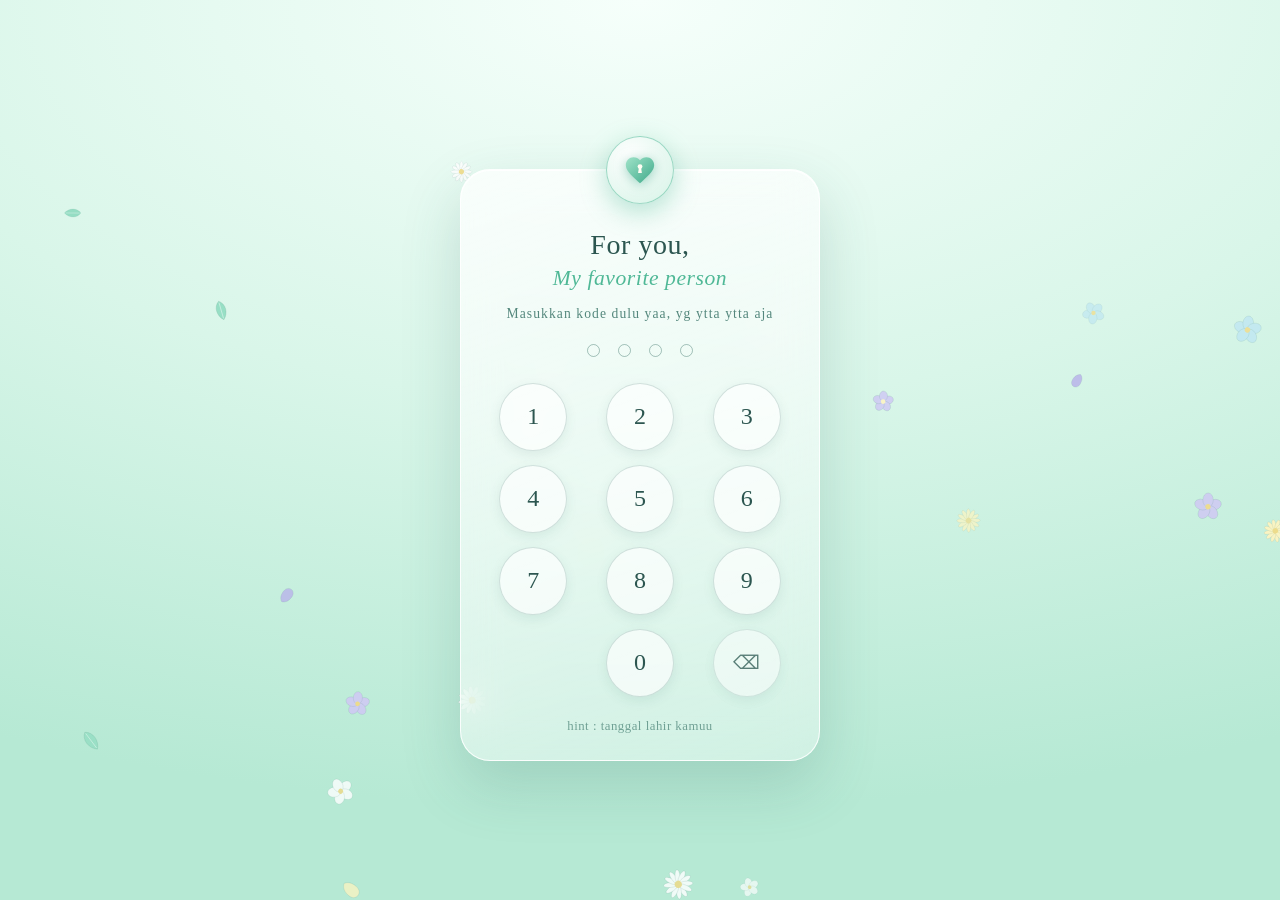
<file: hijau/index.html>
<!DOCTYPE html>
<html lang="id">
<head>
  <meta charset="UTF-8">
  <meta name="viewport" content="width=device-width, initial-scale=1, viewport-fit=cover">
  <title>HAPPY BIRTHDAY</title>
  <link rel="stylesheet" href="style.css">
</head>
<body>
  <canvas id="bg" aria-hidden="true"></canvas>

  <main class="stage">
    <section class="card" id="card">
      <div class="seal" id="seal" aria-hidden="true">
        <svg viewBox="0 0 24 24">
          <defs>
            <linearGradient id="hg" x1="0" y1="0" x2="1" y2="1">
              <stop offset="0" stop-color="#9fe3c8"/>
              <stop offset="1" stop-color="#3fa98a"/>
            </linearGradient>
          </defs>
          <path fill="url(#hg)" d="M12 21.35l-1.45-1.32C5.4 15.36 2 12.28 2 8.5 2 5.42 4.42 3 7.5 3c1.74 0 3.41.81 4.5 2.09C13.09 3.81 14.76 3 16.5 3 19.58 3 22 5.42 22 8.5c0 3.78-3.4 6.86-8.55 11.54L12 21.35z"/>
          <g class="keyhole" fill="#fffdf3">
            <circle cx="12" cy="9.6" r="1.7"/>
            <path d="M11.2 10.6h1.6l.55 3.6h-2.7z"/>
          </g>
        </svg>
      </div>

      <h1>For you,<span>My favorite person</span></h1>
      <p class="sub">Masukkan kode dulu yaa, yg ytta ytta aja</p>

      <div class="dots" id="dots" aria-label="Kode 4 angka">
        <i></i><i></i><i></i><i></i>
      </div>

      <div class="pad" id="pad">
        <button class="key" data-key="1">1</button>
        <button class="key" data-key="2">2</button>
        <button class="key" data-key="3">3</button>
        <button class="key" data-key="4">4</button>
        <button class="key" data-key="5">5</button>
        <button class="key" data-key="6">6</button>
        <button class="key" data-key="7">7</button>
        <button class="key" data-key="8">8</button>
        <button class="key" data-key="9">9</button>
        <span></span>
        <button class="key" data-key="0">0</button>
        <button class="key del" data-key="del" aria-label="Hapus">⌫</button>
      </div>

      <p class="hint" id="hint">hint : tanggal lahir kamuu</p>
    </section>
  </main>

  <script src="script.js"></script>
</body>
</html>
</file>
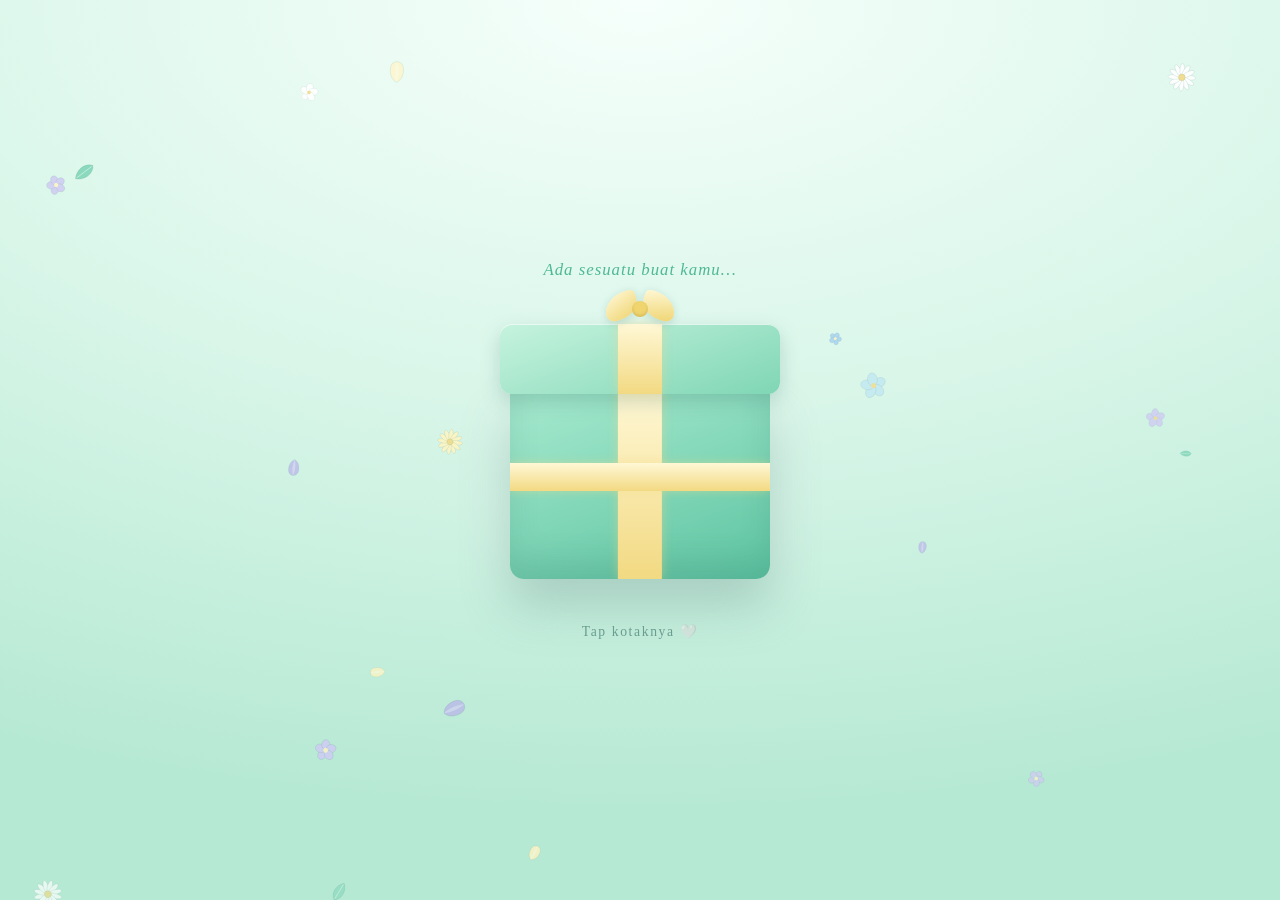
<file: hijau/page2.html>
<!DOCTYPE html>
<html lang="id">
<head>
  <meta charset="UTF-8">
  <meta name="viewport" content="width=device-width, initial-scale=1, viewport-fit=cover">
  <title>For Abel</title>
  <link rel="stylesheet" href="page2.css">
</head>
<body>
  <canvas id="bg" aria-hidden="true"></canvas>

  <main class="stage">
    <p class="caption" id="caption">Ada sesuatu buat kamu…</p>

    <button class="gift" id="gift" aria-label="Buka kado">
      <span class="beam" id="beam"></span>
      <span class="flowers" id="flowers"></span>

      <span class="box">
        <i class="rib-v"></i>
        <i class="rib-h"></i>
      </span>

      <span class="lid" id="lid">
        <i class="rib-v"></i>
        <span class="bow"><b></b><b></b><em></em></span>
      </span>
    </button>

    <p class="tap" id="tap">Tap kotaknya 🤍</p>
  </main>

  <div class="flash" id="flash"></div>

  <script src="page2.js"></script>
</body>
</html>
</file>
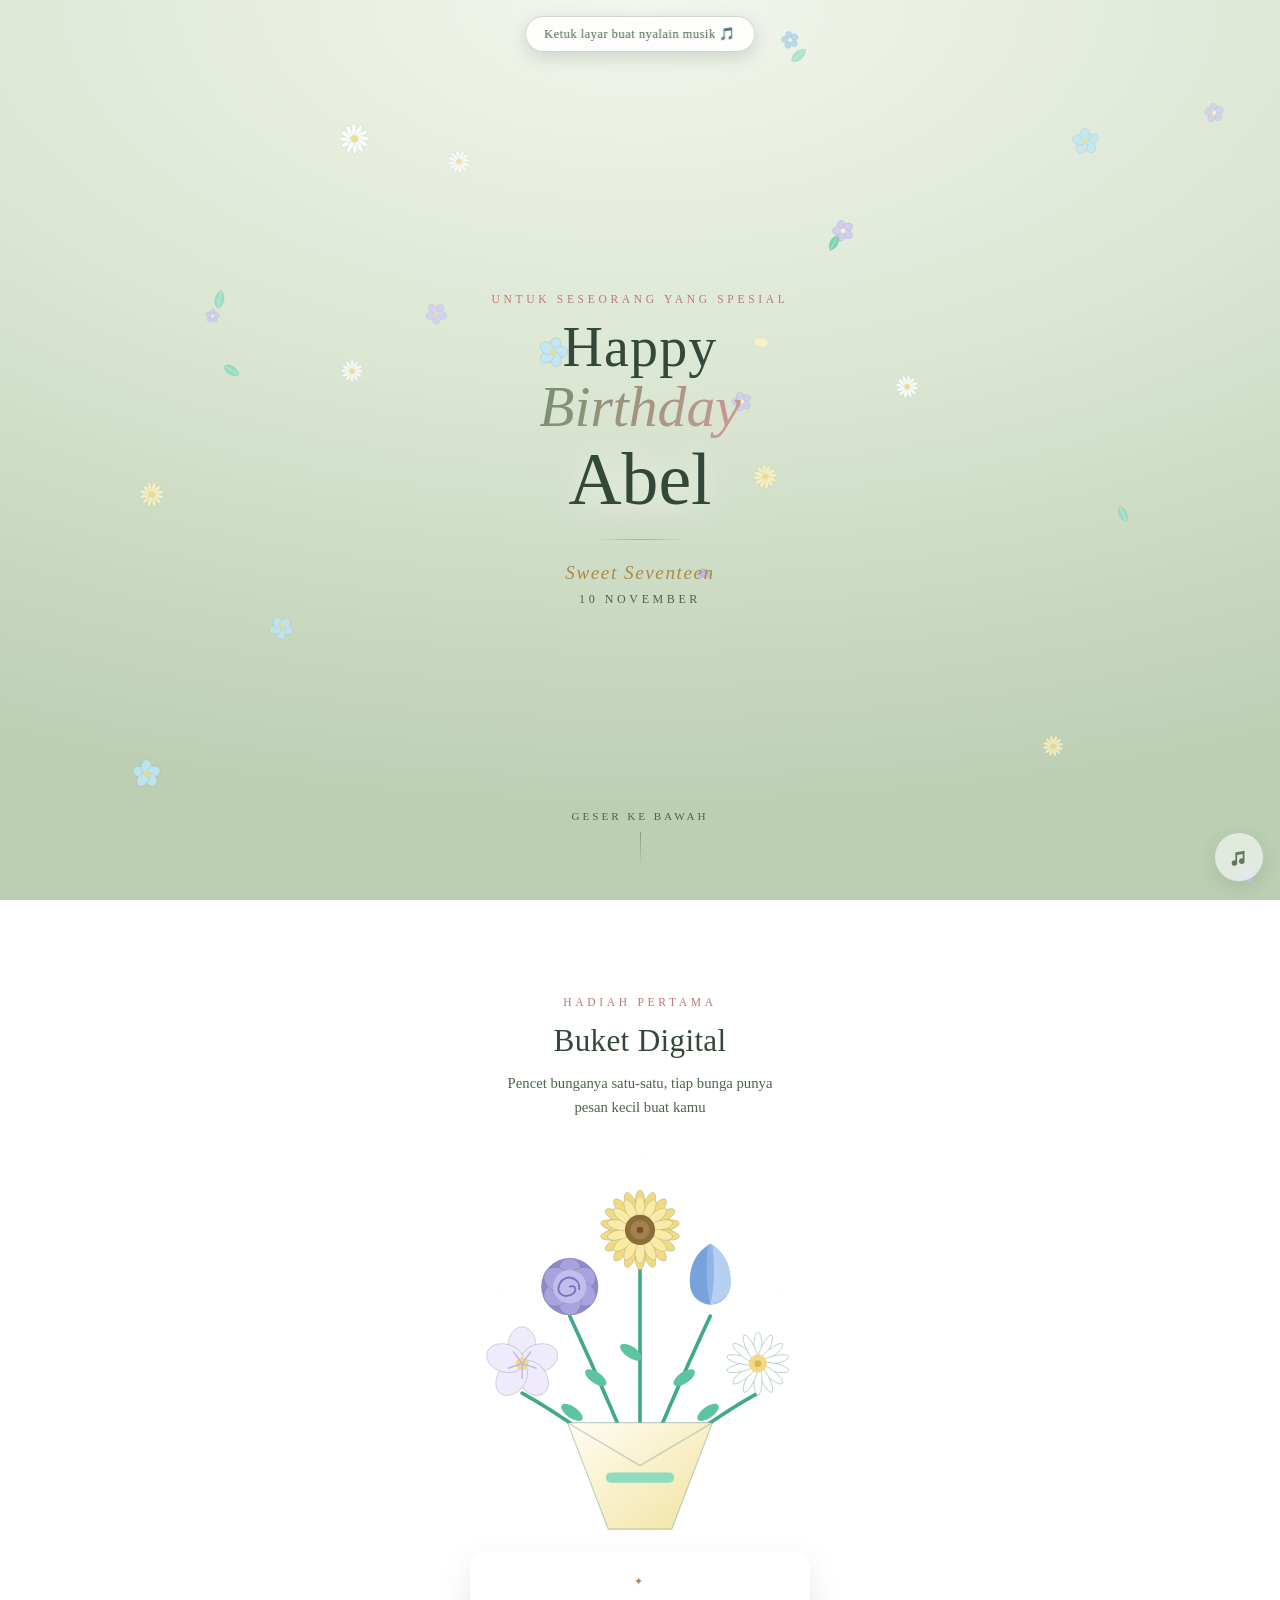
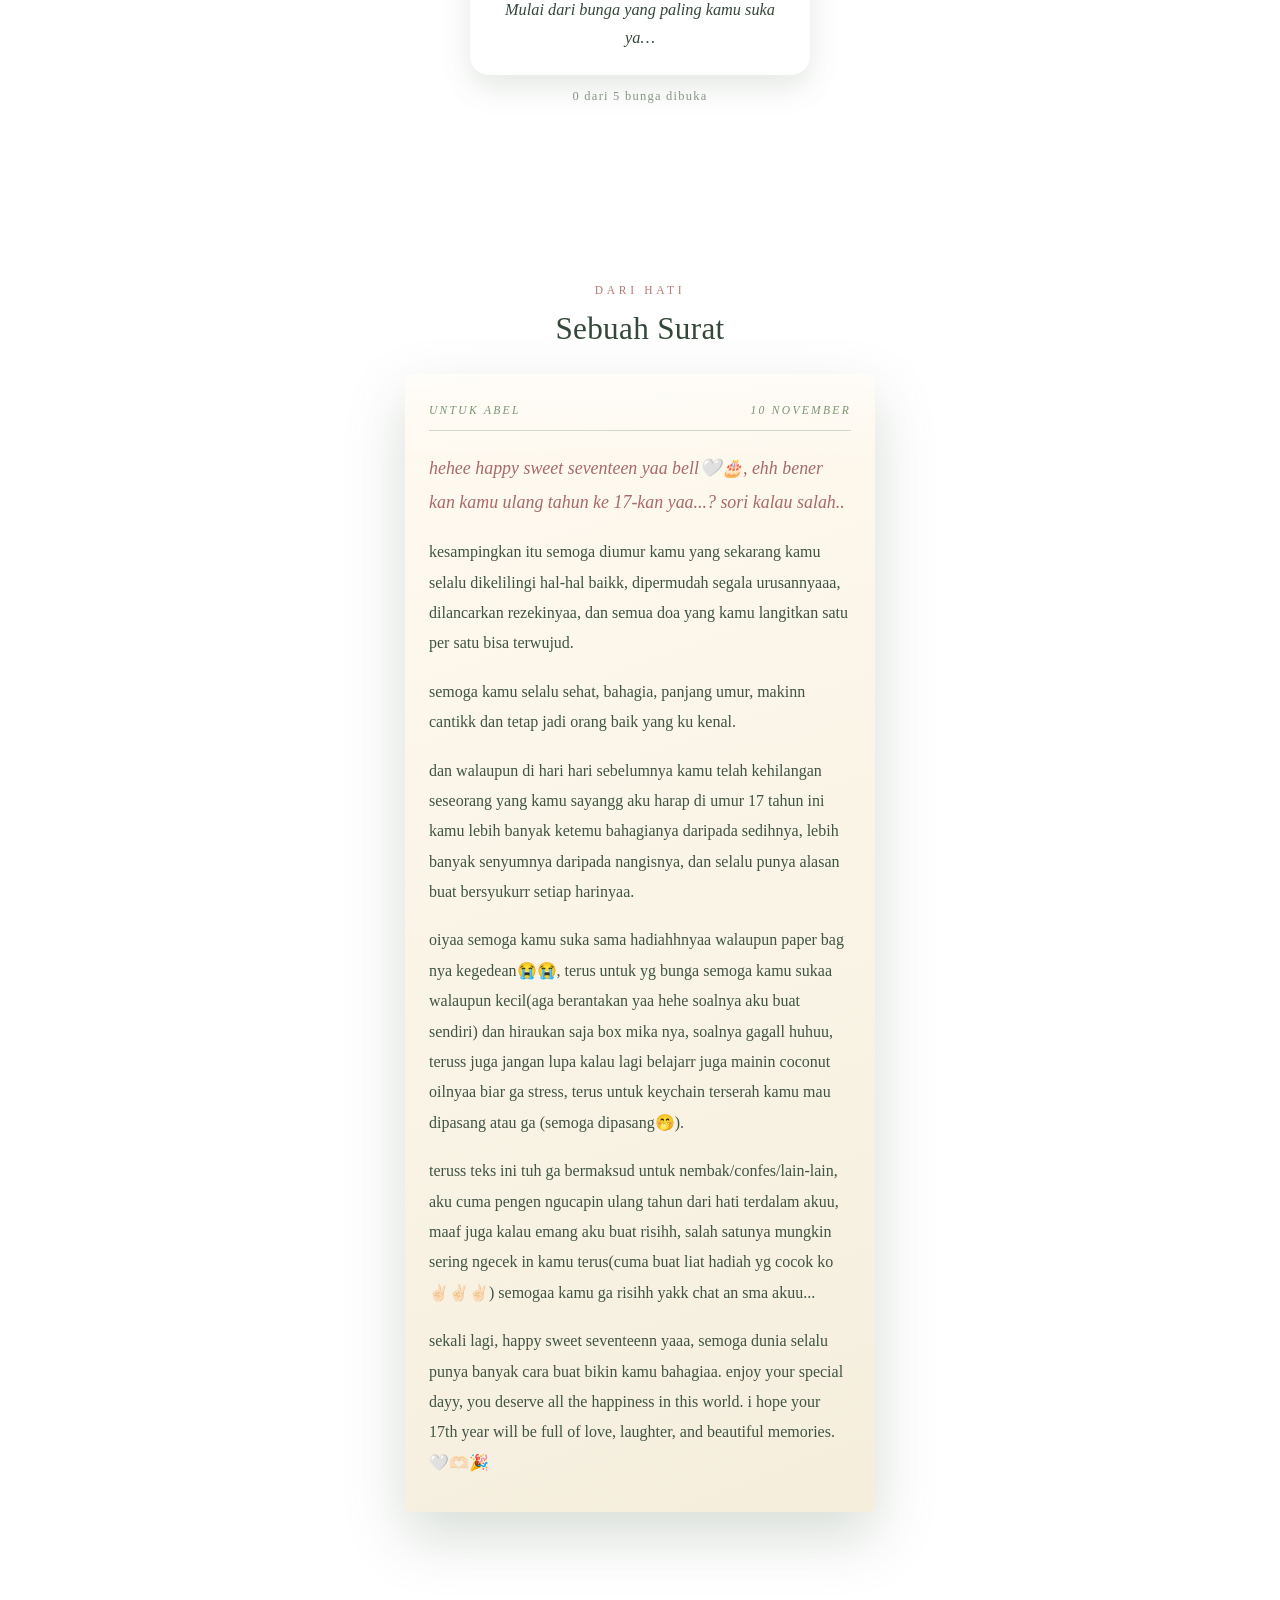
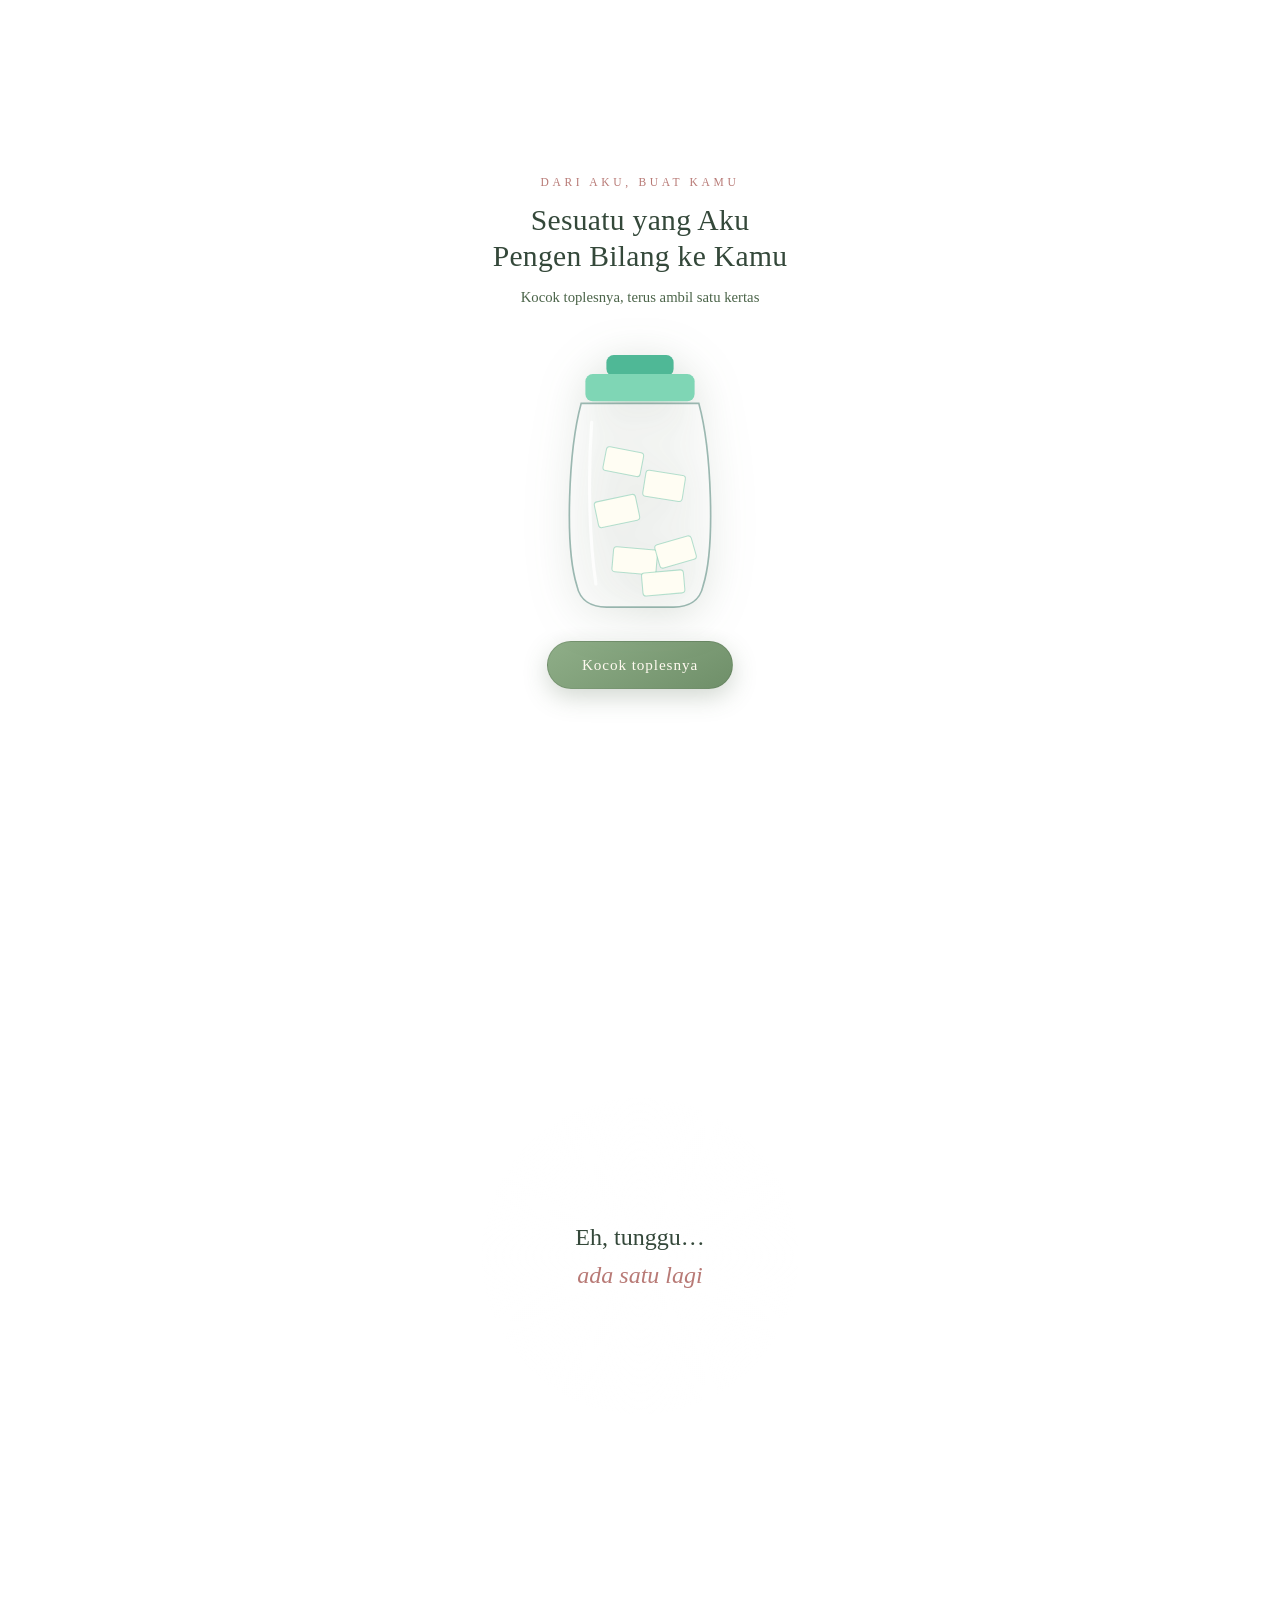
<file: hijau/page3.html>
<!DOCTYPE html>
<html lang="id">
<head>
  <meta charset="UTF-8">
  <meta name="viewport" content="width=device-width, initial-scale=1, viewport-fit=cover">
  <title>Happy Birthday Abel</title>
  <link rel="stylesheet" href="page3.css">
</head>
<body>
  <audio id="bgm" src="audio/lagu.mp3" loop preload="auto"></audio>

  <canvas id="bg" aria-hidden="true"></canvas>
  <div class="bar" id="bar"></div>

  <button class="music" id="music" aria-label="Nyalakan atau matikan musik">
    <svg viewBox="0 0 24 24" width="22" height="22" fill="currentColor" aria-hidden="true">
      <path d="M9 17.5V6.2l10-2v11.3a3 3 0 1 1-2-2.8V7.6l-6 1.2v8.7a3 3 0 1 1-2-2.8z" transform="translate(-1 1)"/>
    </svg>
  </button>
  <div class="music-hint" id="musicHint">Ketuk layar buat nyalain musik 🎵</div>

  <main>
    <!-- 1. HERO -->
    <section class="sec hero">
      <p class="eyebrow in-load" style="--d:.2s">untuk seseorang yang spesial</p>
      <h1>
        <span class="l1 in-load" style="--d:.5s">Happy</span>
        <em class="l2 in-load" style="--d:.9s">Birthday</em>
        <span class="l3 in-load" style="--d:1.3s">Abel</span>
      </h1>
      <div class="divider in-load" style="--d:1.7s"></div>
      <p class="sweet in-load" style="--d:2s">Sweet Seventeen</p>
      <p class="date in-load" style="--d:2.2s">10 November</p>
      <div class="cue in-load" style="--d:2.8s"><span>geser ke bawah</span><i></i></div>
    </section>

    <!-- 2. BUKET -->
    <section class="sec bouquet">
      <p class="eyebrow rv">hadiah pertama</p>
      <h2 class="rv">Buket Digital</h2>
      <p class="sub rv">Pencet bunganya satu-satu, tiap bunga punya pesan kecil buat kamu</p>
      <div class="bq-wrap rv">
        <svg id="bq" class="bq" viewBox="0 0 300 360" aria-label="Buket bunga"></svg>
      </div>
      <div class="petal-card" id="petalCard">
        <small id="pcName">✦</small>
        <p id="pcMsg">Mulai dari bunga yang paling kamu suka ya…</p>
      </div>
      <p class="count" id="pcCount">0 dari 5 bunga dibuka</p>
    </section>

    <!-- 3. SURAT -->
    <section class="sec letter">
      <p class="eyebrow rv">dari hati</p>
      <h2 class="rv">Sebuah Surat</h2>
      <article class="paper rv">
        <div class="paper-top"><span>untuk Abel</span><span>10 November</span></div>
        <p class="rv lead">hehee happy sweet seventeen yaa bell🤍🎂, ehh bener kan kamu ulang tahun ke 17-kan yaa...? sori kalau salah..</p>
        <p class="rv">kesampingkan itu semoga diumur kamu yang sekarang kamu selalu dikelilingi hal-hal baikk, dipermudah segala urusannyaaa, dilancarkan rezekinyaa, dan semua doa yang kamu langitkan satu per satu bisa terwujud.</p>
        <p class="rv">semoga kamu selalu sehat, bahagia, panjang umur, makinn cantikk dan tetap jadi orang baik yang ku kenal.</p>
        <p class="rv">dan walaupun di hari hari sebelumnya kamu telah kehilangan seseorang yang kamu sayangg aku harap di umur 17 tahun ini kamu lebih banyak ketemu bahagianya daripada sedihnya, lebih banyak senyumnya daripada nangisnya, dan selalu punya alasan buat bersyukurr setiap harinyaa.</p>
        <p class="rv">oiyaa semoga kamu suka sama hadiahhnyaa walaupun paper bag nya kegedean😭😭, terus untuk yg bunga semoga kamu sukaa walaupun kecil(aga berantakan yaa hehe soalnya aku buat sendiri) dan hiraukan saja box mika nya, soalnya gagall huhuu, teruss juga jangan lupa kalau lagi belajarr juga mainin coconut oilnyaa biar ga stress, terus untuk keychain terserah kamu mau dipasang atau ga (semoga dipasang🤭).</p>
        <p class="rv">teruss teks ini tuh ga bermaksud untuk nembak/confes/lain-lain, aku cuma pengen ngucapin ulang tahun dari hati terdalam akuu, maaf juga kalau emang aku buat risihh, salah satunya mungkin sering ngecek in kamu terus(cuma buat liat hadiah yg cocok ko ✌🏻✌🏻✌🏻) semogaa kamu ga risihh yakk chat an sma akuu...</p>
        <p class="rv">sekali lagi, happy sweet seventeenn yaaa, semoga dunia selalu punya banyak cara buat bikin kamu bahagiaa. enjoy your special dayy, you deserve all the happiness in this world. i hope your 17th year will be full of love, laughter, and beautiful memories. 🤍🫶🏻🎉</p>
      </article>
    </section>

    <!-- 4. TOPLES -->
    <section class="sec jar">
      <p class="eyebrow rv">dari aku, buat kamu</p>
      <h2 class="rv">Sesuatu yang Aku<br>Pengen Bilang ke Kamu</h2>
      <p class="sub rv">Kocok toplesnya, terus ambil satu kertas</p>

      <svg id="jar" class="jar-svg rv" viewBox="0 0 200 270" aria-label="Toples kertas">
        <rect x="68" y="22" width="64" height="20" rx="7" fill="#4fb896"/>
        <rect x="48" y="40" width="104" height="26" rx="7" fill="#7fd6b5"/>
        <path d="M44 68 L156 68 C168 112 172 204 160 242 C157 256 146 262 132 262 L68 262 C54 262 43 256 40 242 C28 204 32 112 44 68Z"
              fill="rgba(255,255,255,.45)" stroke="rgba(45,106,94,.45)" stroke-width="1.6"/>
        <g fill="rgba(255,253,243,.97)" stroke="rgba(79,184,150,.4)" stroke-width="1">
          <rect x="58"  y="158" width="40" height="25" rx="3" transform="rotate(-12 78 170)"/>
          <rect x="104" y="134" width="38" height="25" rx="3" transform="rotate(9 123 146)"/>
          <rect x="74"  y="206" width="42" height="24" rx="3" transform="rotate(5 95 218)"/>
          <rect x="116" y="198" width="36" height="23" rx="3" transform="rotate(-16 134 210)"/>
          <rect x="66"  y="112" width="36" height="23" rx="3" transform="rotate(11 84 124)"/>
          <rect x="102" y="228" width="40" height="22" rx="3" transform="rotate(-5 122 238)"/>
        </g>
        <path d="M54 86 C50 140 52 200 58 240" fill="none" stroke="rgba(255,255,255,.8)" stroke-width="3" stroke-linecap="round"/>
      </svg>

      <button class="btn rv" id="shake">Kocok toplesnya</button>
      <p class="count" id="jarCount"></p>

      <div class="note" id="note"><p id="noteText"></p><span class="heart">♡</span></div>
    </section>

    <!-- 5. GERBANG NOTIF -->
    <section class="sec gate" id="gate">
      <div class="gate-glow"></div>
      <p class="gate-text rv">Eh, tunggu…<br><em>ada satu lagi</em></p>
    </section>

    <!-- 6. PENUTUP -->
    <section class="sec closing" id="closing">
      <p class="eyebrow cl" style="--d:.2s">With All My Heart</p>
      <h2 class="big cl" style="--d:.6s">Happy Birthday,<br><em>Abel</em></h2>
      <div class="divider cl" style="--d:1s"></div>
      <p class="end-text cl" style="--d:1.3s">I Hope This 17th Year Is The Best One Yet For You. Thank You For Being You, and Thank You For Reading This Far.</p>
      <p class="sign cl" style="--d:1.8s">— See You!</p>
      <button class="btn ghost cl" id="again" style="--d:2.3s">Baca dari awal</button>
    </section>
  </main>

  <!-- NOTIF -->
  <div class="notif-wrap" id="notif" aria-hidden="true">
    <div class="notif" role="dialog" aria-label="Notifikasi ulang tahun">
      <div class="notif-head"><span>Ulang Tahun</span><small>sekarang</small></div>
      <div class="notif-body">
        <div class="notif-ico">🎂</div>
        <div class="notif-txt">
          <h3>Happy Birthday!</h3>
          <p>The most special Abel <span id="notifFlower"></span></p>
        </div>
      </div>
      <button class="notif-close" id="notifClose">Tutup</button>
    </div>
  </div>

  <script src="page3.js"></script>
</body>
</html>
</file>
<file: hijau/style.css>
:root {
  --mint: #8fdcc0;
  --mint-deep: #4fb896;
  --teal: #2d6a5e;
  --ink: #2c5650;
  --cream: #fffdf3;
  --butter: #f2d982;
  --butter-deep: #a8872f;
  --lilac: #b9b2ea;
  --lilac-deep: #8f88c9;
}

* { box-sizing: border-box; margin: 0; padding: 0; }

html, body { height: 100%; }

body {
  min-height: 100dvh;
  font-family: Georgia, "Times New Roman", serif;
  color: var(--ink);
  overflow: hidden;
  background: radial-gradient(120% 90% at 50% 0%, #f6fffb 0%, #d9f6e9 50%, #b6e9d4 100%);
}

/* flash lembut saat transisi ke halaman berikutnya */
body::after {
  content: "";
  position: fixed;
  inset: 0;
  pointer-events: none;
  background: radial-gradient(circle at 50% 40%, rgba(255, 253, 243, 0.95), rgba(200, 240, 224, 1) 70%);
  opacity: 0;
  transition: opacity 1.2s ease;
}
body.leaving::after { opacity: 1; }

#bg {
  position: fixed;
  inset: 0;
  width: 100%;
  height: 100%;
  pointer-events: none;
  z-index: 0;
}

.stage {
  position: relative;
  z-index: 1;
  min-height: 100dvh;
  display: grid;
  place-items: center;
  padding: 24px 18px;
  transition: opacity 1s ease, transform 1s ease;
}
body.leaving .stage { opacity: 0; transform: scale(1.04); }

/* ---------- Card ---------- */
.card {
  position: relative;
  width: min(360px, 100%);
  margin-top: 30px;
  padding: 58px 26px 26px;
  text-align: center;
  border-radius: 30px;
  border: 1px solid rgba(255, 255, 255, 0.85);
  background: linear-gradient(160deg, rgba(255, 255, 255, 0.7), rgba(255, 255, 255, 0.32));
  -webkit-backdrop-filter: blur(18px);
  backdrop-filter: blur(18px);
  box-shadow:
    0 24px 60px rgba(45, 106, 94, 0.2),
    inset 0 1px 0 rgba(255, 255, 255, 0.9);
  animation: rise 1.1s cubic-bezier(.2, .8, .2, 1) both;
}

@keyframes rise {
  from { opacity: 0; transform: translateY(24px) scale(.97); }
  to   { opacity: 1; transform: none; }
}

/* ---------- Seal (hati) ---------- */
.seal {
  position: absolute;
  top: -34px;
  left: 50%;
  transform: translateX(-50%);
  width: 68px;
  height: 68px;
  display: grid;
  place-items: center;
  border-radius: 50%;
  background: radial-gradient(circle at 35% 30%, #ffffff, #d5f3e6);
  border: 1px solid rgba(79, 184, 150, 0.5);
  box-shadow: 0 8px 26px rgba(79, 184, 150, 0.4);
}
.seal svg {
  width: 34px;
  height: 34px;
  animation: beat 2.8s ease-in-out infinite;
  filter: drop-shadow(0 2px 6px rgba(63, 169, 138, 0.5));
}
.keyhole { transition: fill .6s ease; }

@keyframes beat {
  0%, 100% { transform: scale(1); }
  12%      { transform: scale(1.12); }
  24%      { transform: scale(1); }
  36%      { transform: scale(1.08); }
  48%      { transform: scale(1); }
}

/* ---------- Teks ---------- */
h1 {
  font-weight: 400;
  font-size: 1.75rem;
  line-height: 1.2;
  letter-spacing: 0.02em;
  color: var(--ink);
}
h1 span {
  display: block;
  margin-top: 4px;
  font-style: italic;
  font-size: 1.35rem;
  color: var(--mint-deep);
}

.sub {
  margin-top: 14px;
  font-size: 0.85rem;
  letter-spacing: 0.08em;
  color: var(--teal);
  opacity: 0.8;
}

/* ---------- Dots ---------- */
.dots {
  display: flex;
  justify-content: center;
  gap: 18px;
  margin: 22px 0 26px;
}
.dots i {
  width: 13px;
  height: 13px;
  border-radius: 50%;
  border: 1.5px solid rgba(45, 106, 94, 0.4);
  transition: all .25s ease;
}
.dots i.on {
  background: var(--mint-deep);
  border-color: #3fa98a;
  box-shadow: 0 0 12px rgba(79, 184, 150, 0.75);
  transform: scale(1.15);
}

/* ---------- Keypad ---------- */
.pad {
  display: grid;
  grid-template-columns: repeat(3, 1fr);
  gap: 14px;
  justify-items: center;
}
.key {
  width: 68px;
  height: 68px;
  border-radius: 50%;
  border: 1px solid rgba(45, 106, 94, 0.2);
  background: rgba(255, 255, 255, 0.65);
  color: var(--ink);
  font-family: inherit;
  font-size: 1.5rem;
  cursor: pointer;
  touch-action: manipulation;
  box-shadow: 0 4px 12px rgba(45, 106, 94, 0.1);
  transition: transform .15s ease, background .2s ease, border-color .2s ease, box-shadow .2s ease;
  -webkit-tap-highlight-color: transparent;
}
.key.del { font-size: 1.2rem; opacity: .75; }
.key:hover { border-color: rgba(79, 184, 150, 0.9); }
.key:active,
.key.press {
  transform: scale(.92);
  background: rgba(143, 220, 192, 0.45);
  border-color: #3fa98a;
  box-shadow: 0 0 20px rgba(79, 184, 150, 0.4);
}

/* ---------- Hint ---------- */
.hint {
  margin-top: 22px;
  font-size: 0.8rem;
  letter-spacing: 0.04em;
  color: var(--teal);
  opacity: 0.6;
  transition: opacity .4s ease, color .4s ease;
}

/* ---------- State: salah ---------- */
.card.wrong { animation: shake .5s ease; }
.card.wrong .hint { opacity: 1; color: var(--lilac-deep); }
.dots.wrong i.on {
  background: var(--lilac);
  border-color: var(--lilac-deep);
  box-shadow: 0 0 12px rgba(143, 136, 201, 0.85);
}

@keyframes shake {
  0%, 100% { transform: translateX(0); }
  20% { transform: translateX(-10px); }
  40% { transform: translateX(9px); }
  60% { transform: translateX(-6px); }
  80% { transform: translateX(4px); }
}

/* ---------- State: benar ---------- */
.card.unlocked {
  border-color: rgba(242, 217, 130, 0.9);
  box-shadow: 0 0 60px rgba(242, 217, 130, 0.5), 0 24px 60px rgba(45, 106, 94, 0.2);
  transition: box-shadow .8s ease, border-color .8s ease;
}
.card.unlocked .dots i.on {
  background: var(--butter);
  border-color: #d8bc5c;
  box-shadow: 0 0 14px rgba(242, 217, 130, 0.95);
}
.card.unlocked .keyhole { fill: #fff1b8; }
.card.unlocked .seal svg { animation-duration: 1.2s; }
.card.unlocked .sub { opacity: 1; color: var(--butter-deep); }

@media (prefers-reduced-motion: reduce) {
  * { animation-duration: .01ms !important; transition-duration: .01ms !important; }
}

@media (max-height: 640px) {
  .key { width: 58px; height: 58px; font-size: 1.3rem; }
  .pad { gap: 10px; }
}
</file>
<file: hijau/page2.css>
:root {
  --mint-deep: #4fb896;
  --teal: #2d6a5e;
  --ink: #2c5650;
  --w: min(64vw, 260px);
}

* { box-sizing: border-box; margin: 0; padding: 0; }
html, body { height: 100%; }

body {
  min-height: 100dvh;
  font-family: Georgia, "Times New Roman", serif;
  color: var(--ink);
  overflow: hidden;
  background: radial-gradient(120% 90% at 50% 0%, #f6fffb 0%, #d9f6e9 50%, #b6e9d4 100%);
  animation: appear 1.4s ease both;
}
@keyframes appear { from { opacity: 0; } to { opacity: 1; } }

#bg { position: fixed; inset: 0; width: 100%; height: 100%; pointer-events: none; z-index: 0; }

.stage {
  position: relative;
  z-index: 1;
  min-height: 100dvh;
  display: flex;
  flex-direction: column;
  align-items: center;
  justify-content: center;
  gap: 44px;
  padding: 24px 18px;
}

.caption {
  font-style: italic;
  font-size: 1.05rem;
  letter-spacing: 0.06em;
  color: var(--mint-deep);
  text-align: center;
  transition: opacity .6s ease;
}

.tap {
  font-size: .85rem;
  letter-spacing: .12em;
  color: var(--teal);
  opacity: .6;
  animation: pulse 2.4s ease-in-out infinite;
  transition: opacity .5s ease;
}
@keyframes pulse { 0%, 100% { opacity: .4; } 50% { opacity: .9; } }

/* ---------- Gift ---------- */
.gift {
  position: relative;
  width: var(--w);
  height: calc(var(--w) * .98);
  background: none;
  border: 0;
  cursor: pointer;
  -webkit-tap-highlight-color: transparent;
  animation: float 3.6s ease-in-out infinite;
}
@keyframes float {
  0%, 100% { transform: translateY(0); }
  50%      { transform: translateY(-9px); }
}

.gift.shake { animation: shake .9s ease-in both; }
@keyframes shake {
  0%   { transform: translateX(0) rotate(0); }
  10%  { transform: translateX(-2px) rotate(-1deg); }
  20%  { transform: translateX(3px) rotate(1deg); }
  30%  { transform: translateX(-4px) rotate(-1.6deg); }
  40%  { transform: translateX(5px) rotate(1.8deg); }
  50%  { transform: translateX(-6px) rotate(-2.2deg); }
  60%  { transform: translateX(7px) rotate(2.4deg); }
  70%  { transform: translateX(-8px) rotate(-2.8deg); }
  80%  { transform: translateX(8px) rotate(2.8deg); }
  90%  { transform: translateX(-6px) rotate(-2deg); }
  100% { transform: translateX(0) rotate(0); }
}

/* badan kotak */
.box {
  position: absolute;
  left: 0; right: 0; bottom: 0;
  height: calc(var(--w) * .72);
  z-index: 2;
  border-radius: 0 0 14px 14px;
  background: linear-gradient(160deg, #a8ead0 0%, #5cc4a1 100%);
  box-shadow:
    0 26px 50px rgba(45, 106, 94, .28),
    0 0 60px rgba(255, 255, 255, .4),
    inset 0 1px 0 rgba(255, 255, 255, .55),
    inset 0 -18px 30px rgba(45, 106, 94, .16);
  overflow: hidden;
}

/* pita */
.rib-v, .rib-h {
  position: absolute;
  background: linear-gradient(180deg, #fff8d6, #f2d982);
  box-shadow: 0 0 10px rgba(242, 217, 130, .45);
}
.rib-v { left: 50%; top: 0; bottom: 0; width: 17%; transform: translateX(-50%); }
.rib-h { left: 0; right: 0; top: 38%; height: 15%; }

/* tutup */
.lid {
  position: absolute;
  left: -4%;
  width: 108%;
  top: 0;
  height: calc(var(--w) * .27);
  z-index: 3;
  border-radius: 12px;
  background: linear-gradient(160deg, #c6f3de 0%, #7fd6b5 100%);
  box-shadow:
    0 8px 20px rgba(45, 106, 94, .22),
    inset 0 1px 0 rgba(255, 255, 255, .65);
  transform-origin: 20% 100%;
  transition: transform 1s cubic-bezier(.2, .7, .2, 1), opacity .9s ease;
}
.lid .rib-v { width: 15.7%; border-radius: 0; }
.lid.open {
  transform: translate(46%, -150%) rotate(24deg);
  opacity: 0;
}

/* pita kupu-kupu */
.bow {
  position: absolute;
  left: 50%;
  top: -22%;
  width: 0; height: 0;
}
.bow b {
  position: absolute;
  top: -16px;
  width: 34px; height: 26px;
  background: linear-gradient(160deg, #fff8d6, #efd470);
  box-shadow: 0 2px 8px rgba(45, 106, 94, .2);
}
.bow b:first-child { left: -36px; border-radius: 80% 20% 70% 30%; transform: rotate(-18deg); }
.bow b:nth-child(2) { left: 2px;  border-radius: 20% 80% 30% 70%; transform: rotate(18deg); }
.bow em {
  position: absolute;
  left: -8px; top: -8px;
  width: 16px; height: 16px;
  border-radius: 50%;
  background: #f0d56f;
  box-shadow: inset 0 -2px 3px rgba(150, 120, 30, .25);
}

/* cahaya dari dalam kotak */
.beam {
  position: absolute;
  left: 50%;
  top: calc(var(--w) * .27);
  width: calc(var(--w) * 2.4);
  height: calc(var(--w) * 2.4);
  transform: translate(-50%, -50%) scale(.2);
  background: radial-gradient(circle, rgba(255, 252, 225, .95) 0%, rgba(190, 240, 220, .45) 35%, rgba(190, 240, 220, 0) 68%);
  opacity: 0;
  z-index: 1;
  pointer-events: none;
  transition: opacity .8s ease, transform 1.4s cubic-bezier(.2, .7, .2, 1);
}
.beam.on { opacity: 1; transform: translate(-50%, -50%) scale(1); }

/* titik awal bunga (tepi atas kotak) */
.flowers {
  position: absolute;
  left: 50%;
  top: calc(var(--w) * .3);
  width: 0; height: 0;
  z-index: 1;
  pointer-events: none;
}
.flower {
  position: absolute;
  left: 0; top: 0;
  opacity: 0;
  will-change: transform, opacity;
  filter: drop-shadow(0 2px 6px rgba(45, 106, 94, .3));
}

/* ---------- State saat membuka ---------- */
body.opening .tap { opacity: 0 !important; animation: none; }
.gift.shake, .gift.opened { pointer-events: none; }

/* ---------- Flash ---------- */
.flash {
  position: fixed;
  inset: 0;
  pointer-events: none;
  opacity: 0;
  z-index: 10;
  background: radial-gradient(circle at 50% 50%, #fffffa 0%, #f0fff8 45%, #cff3e3 100%);
  transition: opacity .9s ease-in;
}
.flash.on { opacity: 1; }

@media (prefers-reduced-motion: reduce) {
  .gift, .tap { animation: none; }
}
@media (max-height: 640px) {
  .stage { gap: 28px; }
  :root { --w: min(50vw, 200px); }
}
</file>
<file: hijau/page3.css>
:root {
  --sage: #7f9d78;
  --sage-deep: #4b6449;
  --ink: #34483a;
  --cream: #fffaf0;
  --rose: #d49a96;
  --rose-deep: #b87a76;
  --gold: #a98a4a;
  --line: rgba(75, 100, 73, 0.2);
  --serif: Georgia, "Times New Roman", serif;
}

* { box-sizing: border-box; margin: 0; padding: 0; }
html { scroll-behavior: smooth; }

body {
  font-family: var(--serif);
  color: var(--ink);
  background: radial-gradient(120% 90% at 50% 0%, #f3f6ee 0%, #dbe6d3 48%, #bccfb3 100%);
  background-attachment: fixed;
  overflow-x: hidden;
  -webkit-tap-highlight-color: transparent;
}
body.lock { overflow: hidden; }

#bg {
  position: fixed; inset: 0; width: 100%; height: 100%;
  z-index: 0; pointer-events: none;
}
main { position: relative; z-index: 1; }

.bar {
  position: fixed; top: 0; left: 0; height: 3px; width: 0;
  z-index: 30; pointer-events: none;
  background: linear-gradient(90deg, #8fae88, #d49a96, #d9bd7d);
  box-shadow: 0 0 10px rgba(127, 157, 120, .6);
}

/* ---------- Umum ---------- */
.sec {
  position: relative;
  min-height: 100dvh;
  padding: 84px 22px;
  display: flex; flex-direction: column;
  align-items: center; justify-content: center;
  text-align: center;
}
.eyebrow {
  font-size: .72rem; letter-spacing: .32em; text-transform: uppercase;
  color: var(--rose-deep); opacity: .85; margin-bottom: 14px;
}
h2 {
  font-weight: 400; font-size: 1.95rem; line-height: 1.22; letter-spacing: .01em;
}
.sub {
  margin-top: 12px; font-size: .92rem; color: var(--sage-deep); opacity: .75; max-width: 300px; line-height: 1.6;
}
.divider {
  width: 90px; height: 1px; margin: 22px auto;
  background: linear-gradient(90deg, transparent, var(--rose), transparent);
}
.count { margin-top: 14px; font-size: .78rem; letter-spacing: .1em; color: var(--sage-deep); opacity: .65; min-height: 1em; }

.btn {
  margin-top: 26px; padding: 14px 34px;
  font: inherit; font-size: .95rem; letter-spacing: .06em; color: #fffaf0;
  border-radius: 999px; cursor: pointer;
  border: 1px solid rgba(75, 100, 73, .25);
  background: linear-gradient(150deg, #8fae88, #6f8f69);
  box-shadow: 0 8px 24px rgba(75, 100, 73, .25);
  transition: transform .2s, box-shadow .3s;
}
.btn:active { transform: scale(.96); box-shadow: 0 4px 12px rgba(75, 100, 73, .25); }
.btn.ghost {
  background: rgba(255, 255, 255, .45);
  color: var(--sage-deep);
  border-color: rgba(75, 100, 73, .35);
  box-shadow: none;
}

/* reveal saat scroll */
.rv { opacity: 0; transform: translateY(26px); transition: opacity 1s ease, transform 1s cubic-bezier(.2, .8, .2, 1); }
.rv.in { opacity: 1; transform: none; }

/* ---------- Hero ---------- */
.in-load { opacity: 0; transform: translateY(20px); animation: up 1.2s cubic-bezier(.2, .8, .2, 1) var(--d, 0s) forwards; }
@keyframes up { to { opacity: 1; transform: none; } }

.hero h1 { font-weight: 300; line-height: 1.02; }
.hero h1 span, .hero h1 em { display: block; }
.l1 { font-size: 3.5rem; letter-spacing: .02em; }
.l2 {
  font-size: 3.6rem; font-style: italic;
  background: linear-gradient(120deg, #6f8f69, #d49a96);
  -webkit-background-clip: text; background-clip: text; color: transparent;
  padding: 2px 8px 6px;
}
.l3 { font-size: 4.6rem; font-weight: 400; text-shadow: 0 4px 30px rgba(255, 255, 255, .8); }
.sweet { font-style: italic; font-size: 1.2rem; color: var(--gold); letter-spacing: .08em; }
.date { margin-top: 8px; font-size: .75rem; letter-spacing: .3em; text-transform: uppercase; color: var(--sage-deep); opacity: .6; }
.cue {
  position: absolute; bottom: 34px; left: 0; right: 0;
  display: flex; flex-direction: column; align-items: center; gap: 10px;
  font-size: .7rem; letter-spacing: .26em; text-transform: uppercase; color: var(--sage-deep); opacity: .65;
}
.cue i {
  width: 1px; height: 34px;
  background: linear-gradient(var(--sage), transparent);
  animation: drip 2s ease-in-out infinite;
}
@keyframes drip { 0%, 100% { transform: scaleY(.4); transform-origin: top; } 50% { transform: scaleY(1); transform-origin: top; } }

/* ---------- Buket ---------- */
.bq-wrap { margin-top: 18px; }
.bq { width: min(86vw, 340px); height: auto; overflow: visible; display: block; }
.fl { cursor: pointer; outline: none; }
.fl .sway { transform-box: fill-box; transform-origin: center; animation: sway 4s ease-in-out infinite; }
.fl:nth-child(2n) .sway { animation-delay: -1.4s; }
.fl:nth-child(3n) .sway { animation-delay: -2.6s; }
@keyframes sway { 0%, 100% { transform: rotate(-3deg); } 50% { transform: rotate(3deg); } }
.fl.active .sway { animation: none; transform: scale(1.18); filter: drop-shadow(0 0 12px rgba(212, 154, 150, .9)); transition: transform .4s, filter .4s; }
.fl.seen .sway { filter: drop-shadow(0 0 5px rgba(212, 154, 150, .55)); }

.petal-card {
  width: min(100%, 340px); min-height: 124px; margin-top: 6px; padding: 18px 20px;
  border-radius: 20px; border: 1px solid rgba(255, 255, 255, .8);
  background: linear-gradient(160deg, rgba(255, 255, 255, .65), rgba(255, 255, 255, .3));
  -webkit-backdrop-filter: blur(14px); backdrop-filter: blur(14px);
  box-shadow: 0 12px 30px rgba(75, 100, 73, .15);
  display: flex; flex-direction: column; justify-content: center; gap: 8px;
  transition: opacity .35s ease, transform .35s ease;
}
.petal-card.swap { opacity: 0; transform: translateY(8px); }
.petal-card small { font-size: .7rem; letter-spacing: .28em; text-transform: uppercase; color: var(--gold); }
.petal-card p { font-style: italic; line-height: 1.7; font-size: 1.02rem; color: var(--ink); }

/* ---------- Surat ---------- */
.letter h2 { margin-bottom: 26px; }
.paper {
  width: min(100%, 470px); text-align: left;
  padding: 30px 24px 34px; border-radius: 6px;
  color: #3f5444;
  background:
    linear-gradient(180deg, rgba(255, 255, 255, .6), transparent 90px),
    linear-gradient(160deg, #fffaf0, #f5eedd);
  box-shadow: 0 24px 60px rgba(75, 100, 73, .22), 0 0 40px rgba(255, 255, 255, .4);
}
.paper-top {
  display: flex; justify-content: space-between;
  padding-bottom: 14px; margin-bottom: 20px;
  border-bottom: 1px solid rgba(127, 157, 120, .35);
  font-size: .72rem; letter-spacing: .2em; text-transform: uppercase; color: #7a9572; font-style: italic;
}
.paper p { font-size: 1rem; line-height: 1.9; margin-bottom: 18px; }
.paper p.lead { font-size: 1.12rem; font-style: italic; color: #a86a68; }
.paper p:last-child { margin-bottom: 0; }

/* ---------- Toples ---------- */
.jar h2 { font-size: 1.85rem; }
.jar-svg { width: min(52vw, 210px); height: auto; margin-top: 22px; cursor: pointer; transform-origin: 50% 100%; display: block; filter: drop-shadow(0 10px 22px rgba(75, 100, 73, .25)); }
.jar-svg.shake { animation: jshake .85s ease; }
@keyframes jshake {
  0%, 100% { transform: rotate(0) translateX(0); }
  15% { transform: rotate(-9deg) translateX(-5px); }
  30% { transform: rotate(8deg) translateX(5px); }
  45% { transform: rotate(-7deg) translateX(-4px); }
  60% { transform: rotate(6deg) translateX(3px); }
  80% { transform: rotate(-3deg); }
}
.note {
  position: relative; width: min(100%, 340px); margin-top: 26px; padding: 34px 26px 28px;
  border-radius: 6px; color: #3f5444; display: none;
  background:
    repeating-linear-gradient(180deg, transparent 0 30px, rgba(127, 157, 120, .22) 30px 31px),
    linear-gradient(160deg, #fffaf0, #f5eedd);
  box-shadow: 0 20px 50px rgba(75, 100, 73, .25);
  transform-origin: 50% 0;
}
.note.show { display: block; animation: unfold .75s cubic-bezier(.2, .8, .2, 1) both; }
@keyframes unfold {
  0% { opacity: 0; transform: translateY(-110px) scaleY(.1) rotate(-4deg); }
  60% { opacity: 1; transform: translateY(0) scaleY(1.04) rotate(1deg); }
  100% { opacity: 1; transform: none; }
}
.note p { font-size: 1.15rem; line-height: 1.75; font-style: italic; }
.note .heart { position: absolute; right: 14px; bottom: 8px; color: var(--rose); font-size: 1.1rem; }

/* ---------- Gerbang ---------- */
.gate { min-height: 80dvh; }
.gate-glow {
  position: absolute; width: 320px; height: 320px; border-radius: 50%; pointer-events: none;
  background: radial-gradient(circle, rgba(255, 255, 255, .7), transparent 70%);
  animation: breathe 4s ease-in-out infinite;
}
@keyframes breathe { 0%, 100% { transform: scale(.9); opacity: .6; } 50% { transform: scale(1.1); opacity: 1; } }
.gate-text { position: relative; font-size: 1.5rem; line-height: 1.6; font-weight: 300; }
.gate-text em { color: var(--rose-deep); }

/* ---------- Notif ---------- */
.notif-wrap {
  position: fixed; inset: 0; z-index: 50;
  display: flex; align-items: flex-start; justify-content: center;
  padding: max(16vh, 80px) 18px 0;
  background: rgba(120, 150, 115, 0); pointer-events: none;
  transition: background .7s ease;
}
.notif-wrap.show {
  background: rgba(120, 150, 115, .38); pointer-events: auto;
  -webkit-backdrop-filter: blur(6px); backdrop-filter: blur(6px);
}
.notif {
  width: min(100%, 380px); padding: 14px 16px 16px; border-radius: 24px;
  color: var(--ink); background: rgba(255, 252, 244, .97);
  box-shadow: 0 24px 60px rgba(75, 100, 73, .35), 0 0 50px rgba(255, 255, 255, .5);
  opacity: 0; transform: translateY(-150%) scale(.95);
  transition: transform .9s cubic-bezier(.2, 1.15, .3, 1), opacity .5s ease;
}
.notif-wrap.show .notif { opacity: 1; transform: none; }
.notif-head {
  display: flex; justify-content: space-between; align-items: center;
  font-size: .68rem; letter-spacing: .18em; text-transform: uppercase; color: #7a9572; margin-bottom: 12px;
}
.notif-head small { letter-spacing: .06em; text-transform: none; }
.notif-body { display: flex; align-items: center; gap: 14px; }
.notif-ico {
  flex: none; width: 58px; height: 58px; border-radius: 16px; display: grid; place-items: center; font-size: 1.9rem;
  background: linear-gradient(150deg, #f6dcd6, #e3a9a3); box-shadow: inset 0 1px 0 rgba(255, 255, 255, .7);
}
.notif-txt { text-align: left; }
.notif-txt h3 { font-size: 1.12rem; font-weight: 700; color: var(--sage-deep); }
.notif-txt p { margin-top: 3px; font-size: .98rem; line-height: 1.45; color: var(--ink); }
#notifFlower { display: inline-block; width: 18px; height: 18px; vertical-align: -3px; }
.notif-close {
  display: block; width: 100%; margin-top: 16px; padding: 12px;
  font: inherit; font-size: .92rem; letter-spacing: .06em; color: #fffaf0; cursor: pointer;
  border: 0; border-radius: 14px; background: linear-gradient(150deg, #8fae88, #6f8f69);
}
.notif-close:active { transform: scale(.97); }

/* ---------- Penutup ---------- */
.closing { display: none; }
.closing.show { display: flex; }
.cl { opacity: 0; transform: translateY(18px); }
.closing.show .cl { animation: up 1.3s cubic-bezier(.2, .8, .2, 1) var(--d, 0s) forwards; }
.big { font-size: 2.5rem; font-weight: 300; line-height: 1.2; }
.big em {
  font-size: 3.6rem; font-style: italic;
  background: linear-gradient(120deg, #6f8f69, #d49a96);
  -webkit-background-clip: text; background-clip: text; color: transparent; padding: 0 8px 6px; display: inline-block;
}
.end-text { max-width: 310px; line-height: 1.85; color: var(--sage-deep); font-size: 1rem; }
.sign { margin-top: 26px; font-style: italic; color: var(--rose-deep); }

/* ---------- Musik ---------- */
.music {
  position: fixed; right: 16px; bottom: calc(18px + env(safe-area-inset-bottom)); z-index: 40;
  width: 50px; height: 50px; border-radius: 50%; display: grid; place-items: center; cursor: pointer;
  color: var(--sage-deep); border: 1px solid rgba(75, 100, 73, .3);
  background: rgba(255, 255, 255, .7);
  -webkit-backdrop-filter: blur(10px); backdrop-filter: blur(10px);
  box-shadow: 0 6px 18px rgba(75, 100, 73, .2);
  opacity: .8; transition: opacity .3s, box-shadow .3s;
}
.music.on { opacity: 1; animation: ring 2.4s ease-out infinite; }
@keyframes ring { 0% { box-shadow: 0 0 0 0 rgba(127, 157, 120, .55); } 100% { box-shadow: 0 0 0 16px rgba(127, 157, 120, 0); } }
.music-hint {
  position: fixed; left: 50%; top: 16px; transform: translate(-50%, -140%); z-index: 40;
  padding: 9px 18px; border-radius: 999px; font-size: .78rem; letter-spacing: .04em; white-space: nowrap;
  color: var(--sage-deep);
  background: rgba(255, 255, 255, .85); border: 1px solid rgba(75, 100, 73, .25);
  -webkit-backdrop-filter: blur(10px); backdrop-filter: blur(10px);
  box-shadow: 0 6px 18px rgba(75, 100, 73, .2);
  transition: transform .7s cubic-bezier(.2, .9, .3, 1);
}
.music-hint.show { transform: translate(-50%, 0); }

@media (prefers-reduced-motion: reduce) {
  html { scroll-behavior: auto; }
  *, *::before, *::after { animation-duration: .01ms !important; transition-duration: .01ms !important; }
}
@media (max-width: 360px) {
  .l1 { font-size: 3rem; } .l2 { font-size: 3.1rem; } .l3 { font-size: 4rem; }
}
</file>
